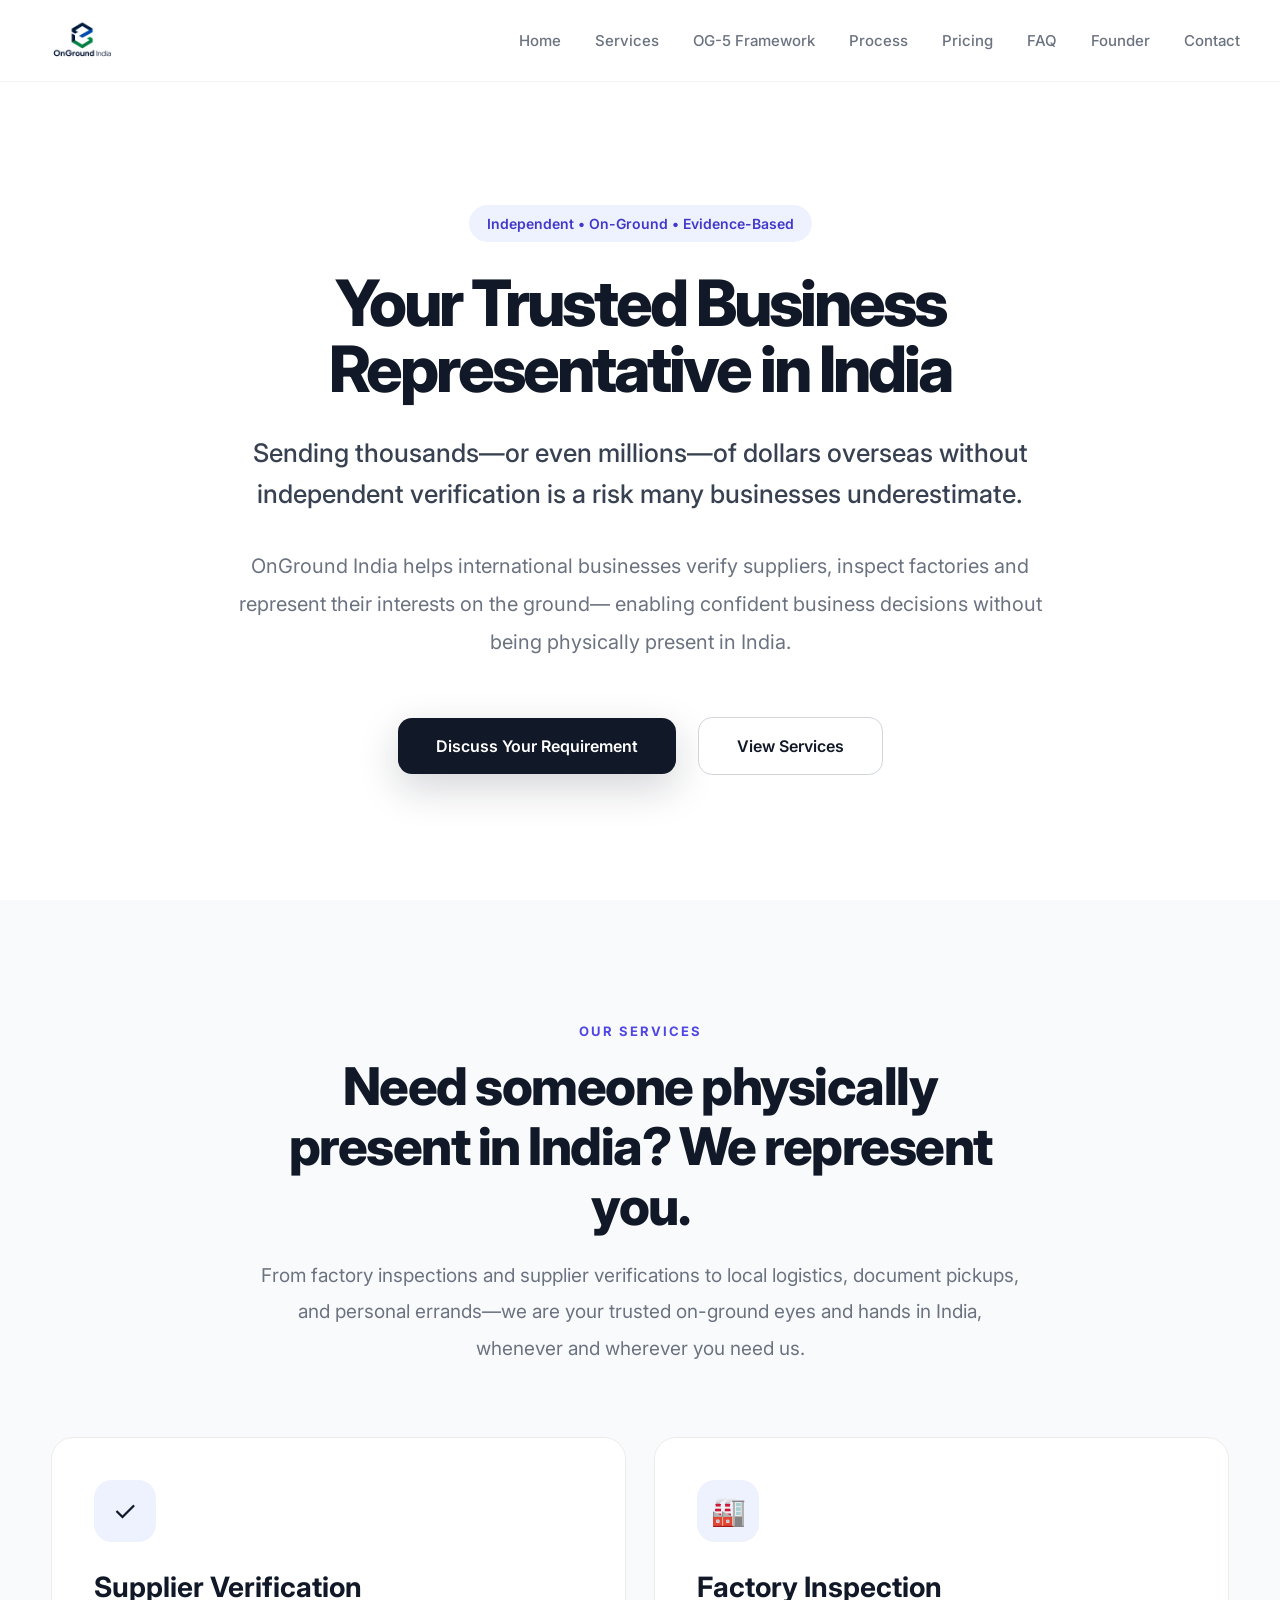
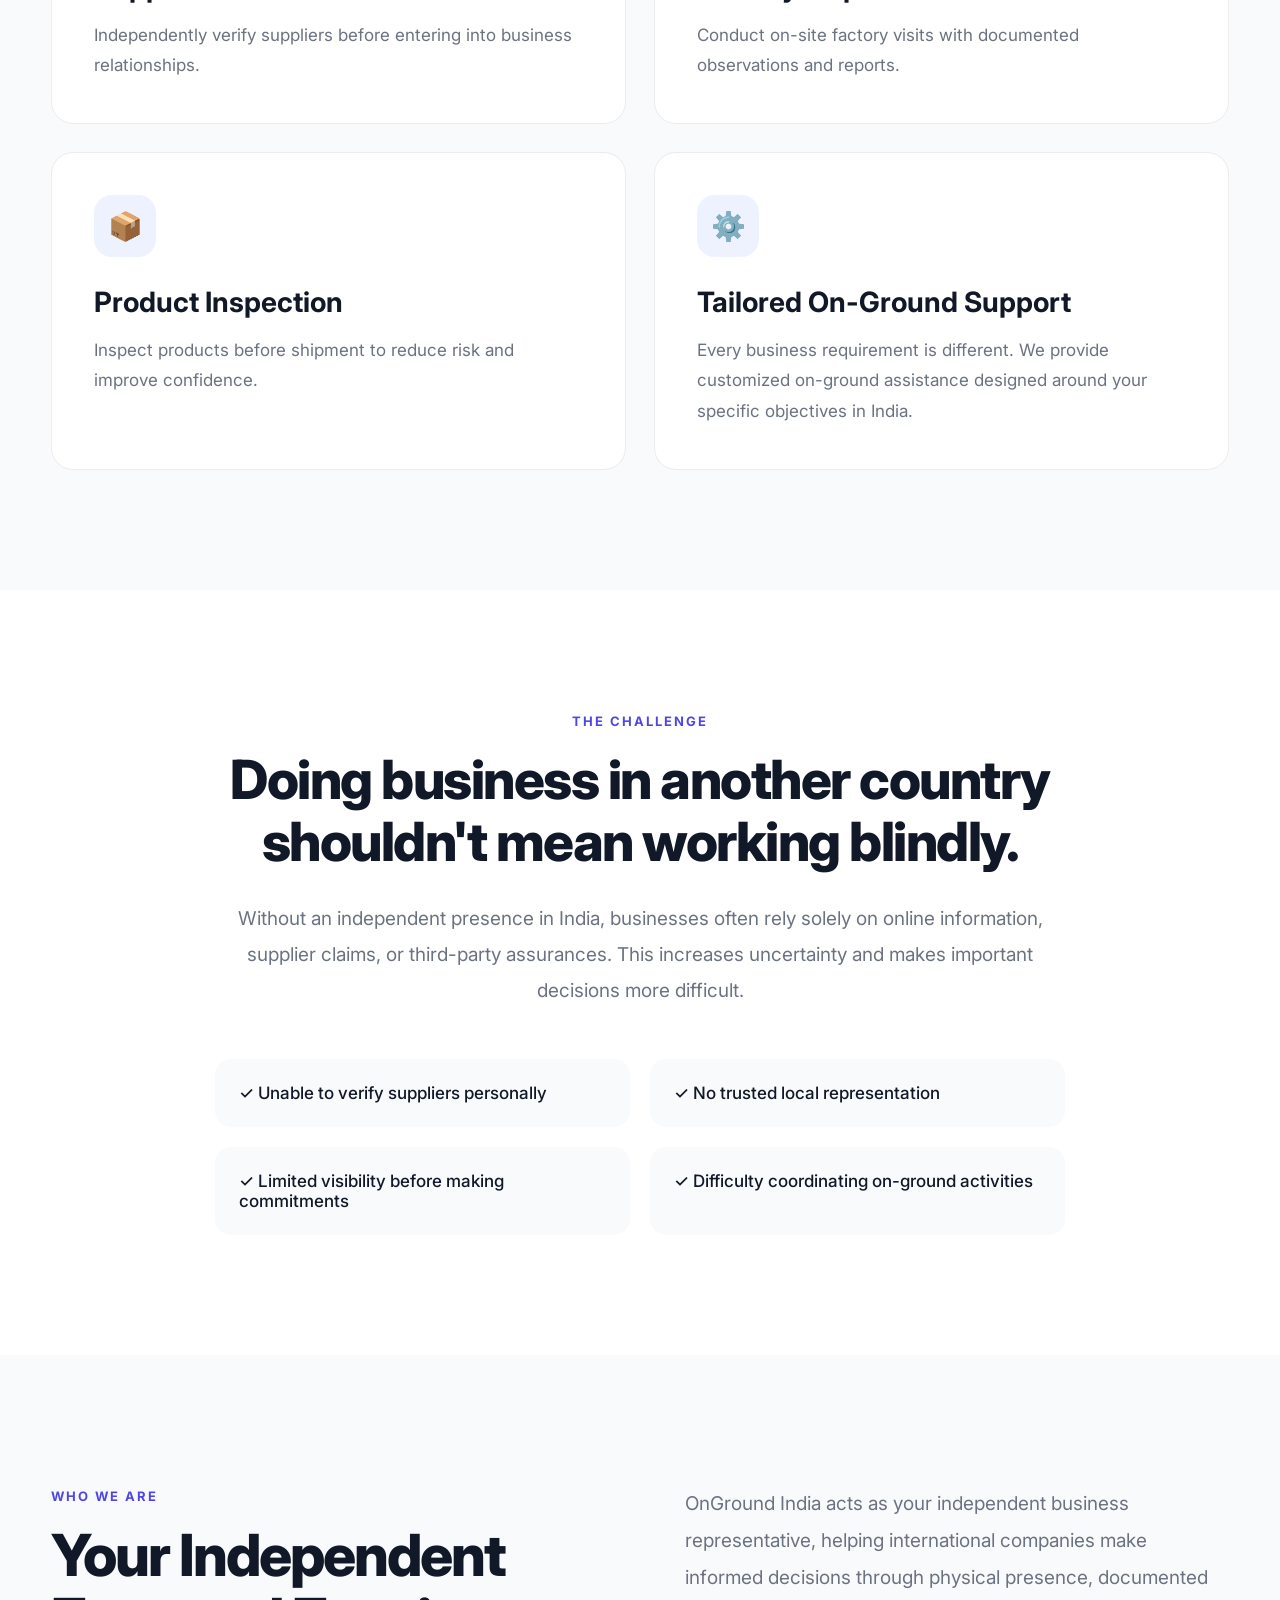
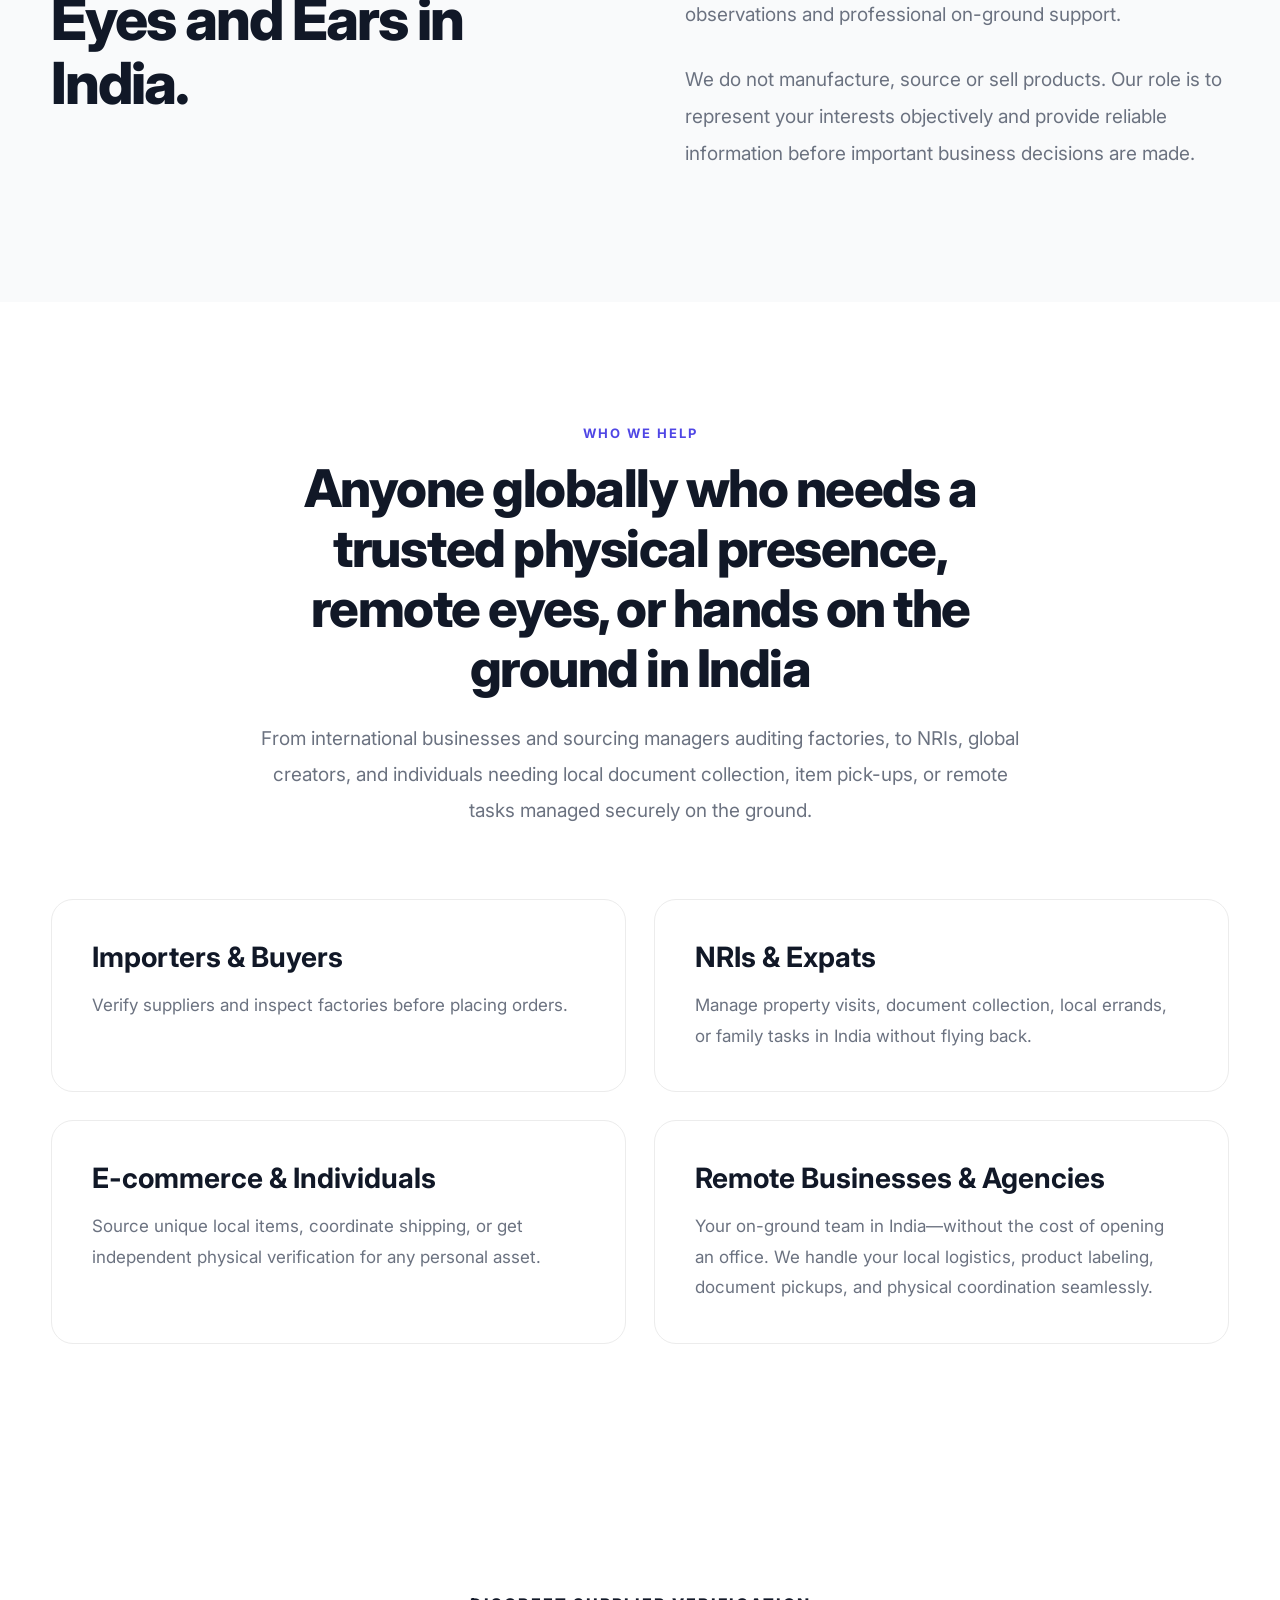
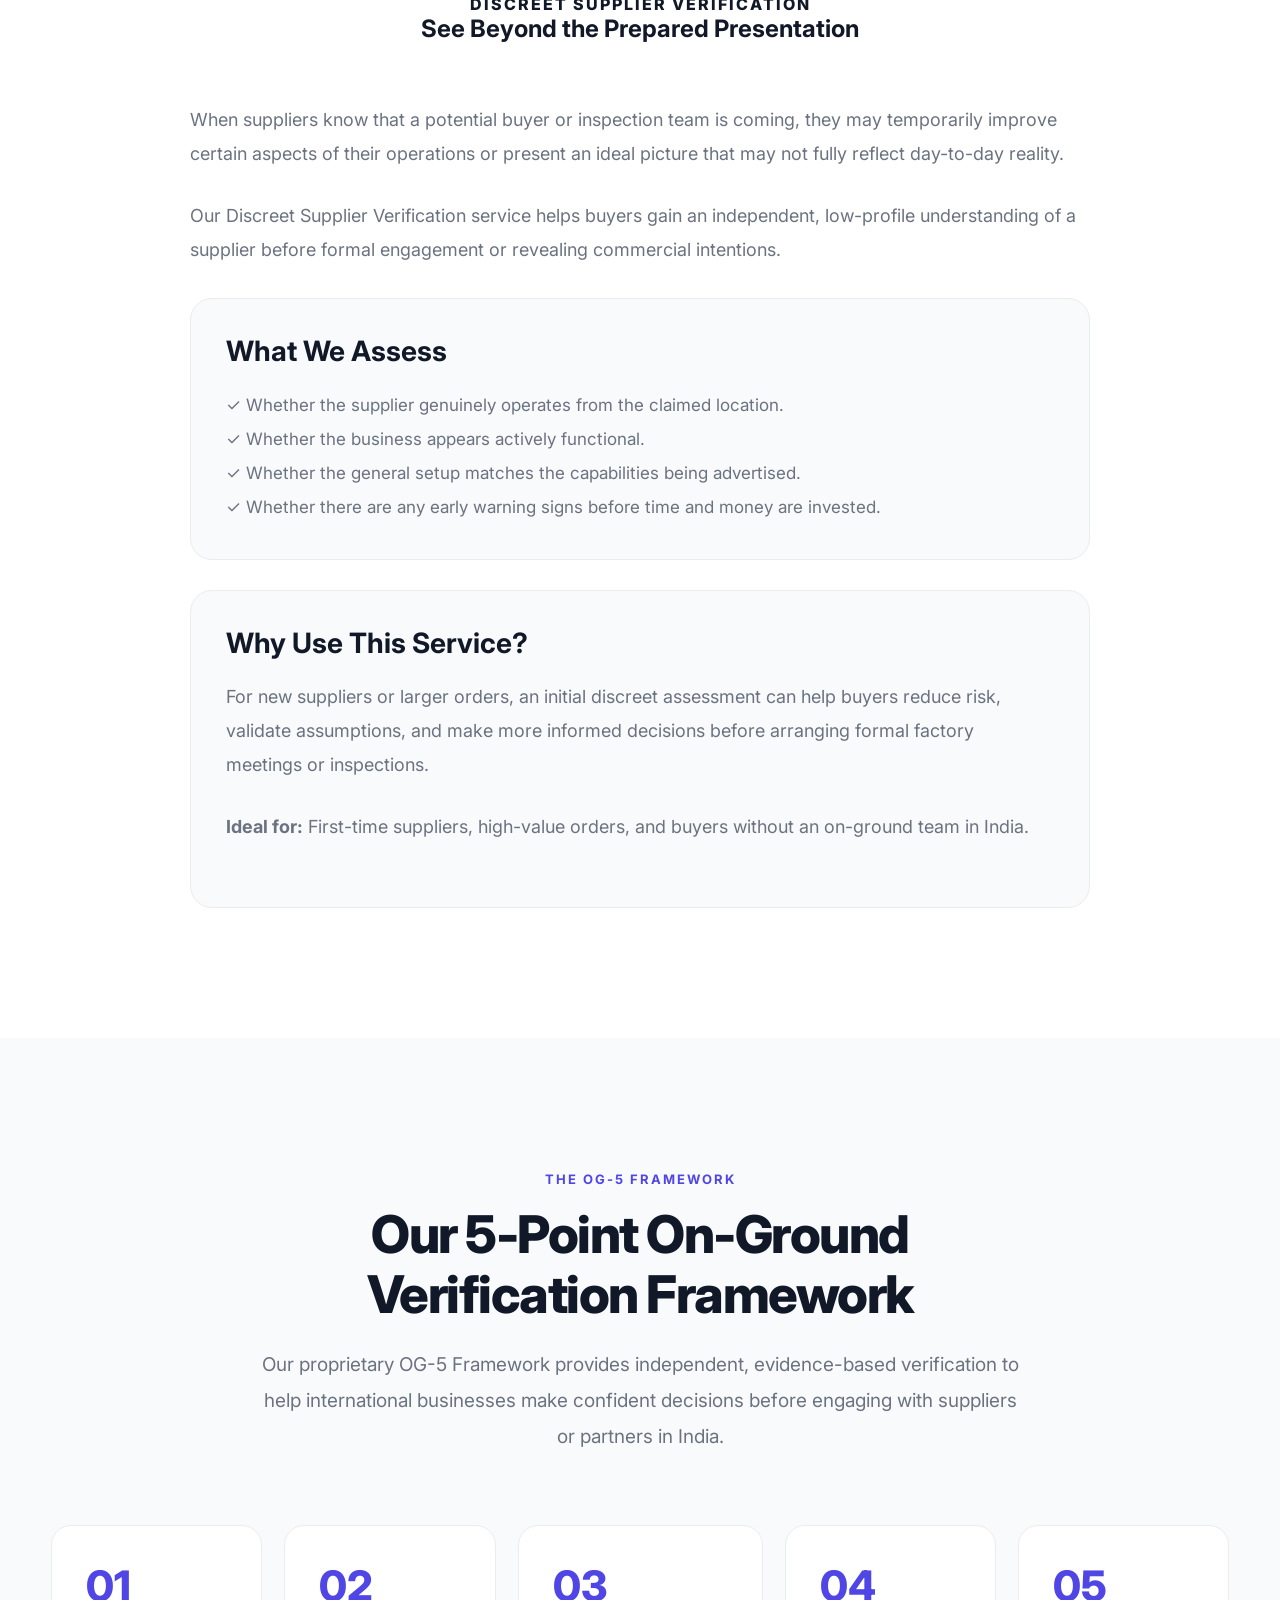
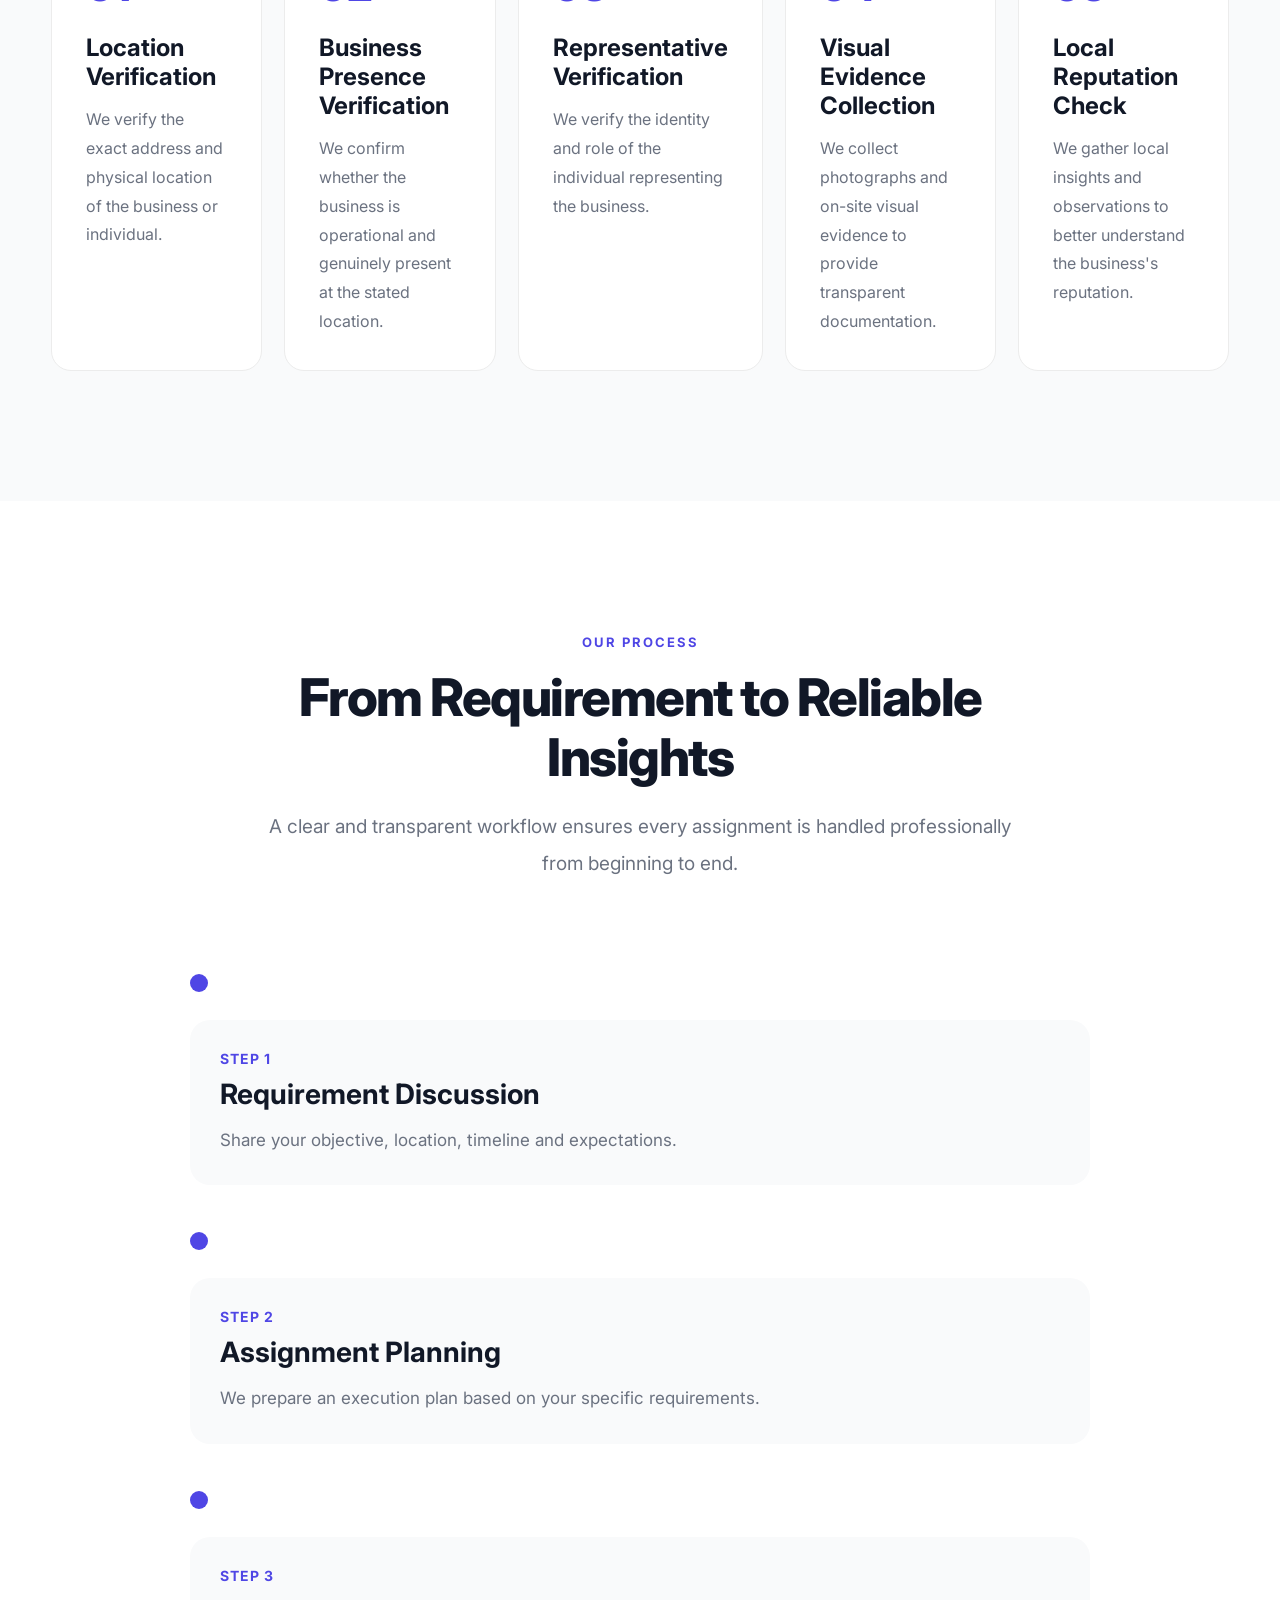
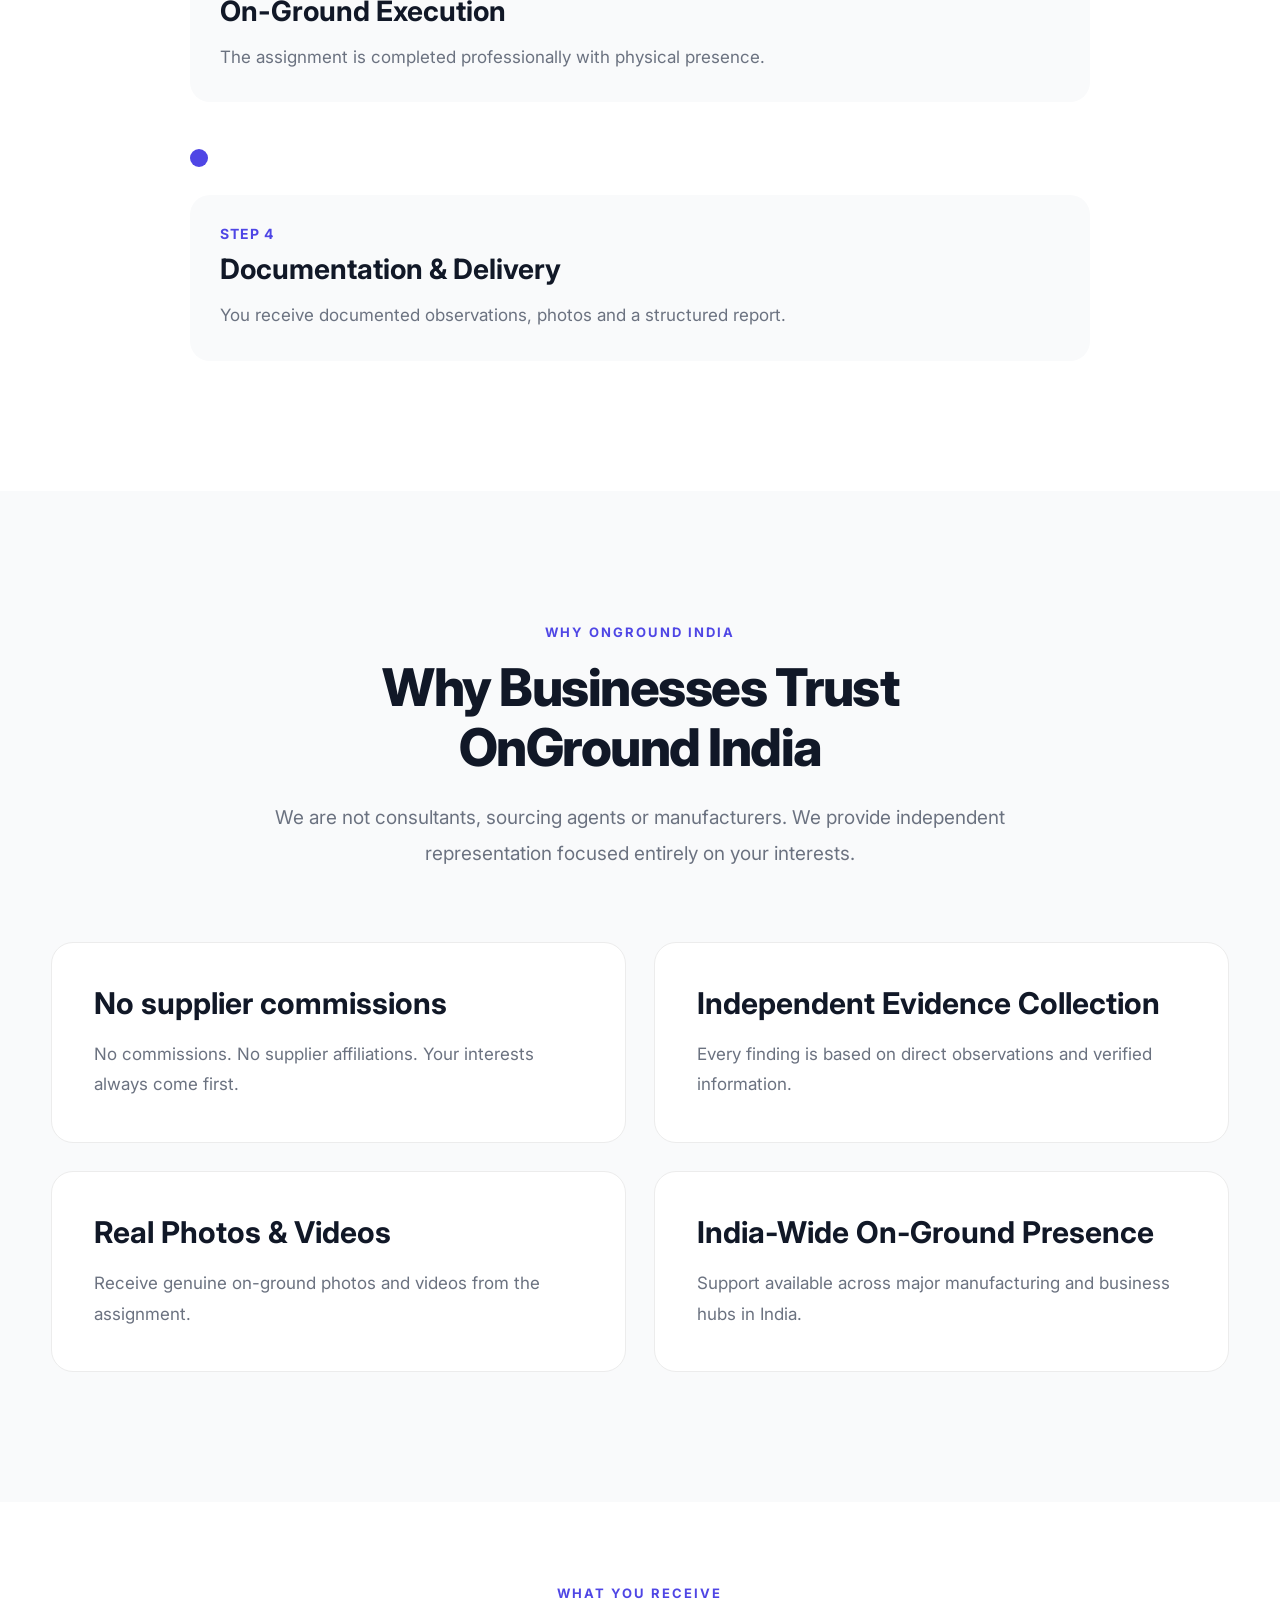
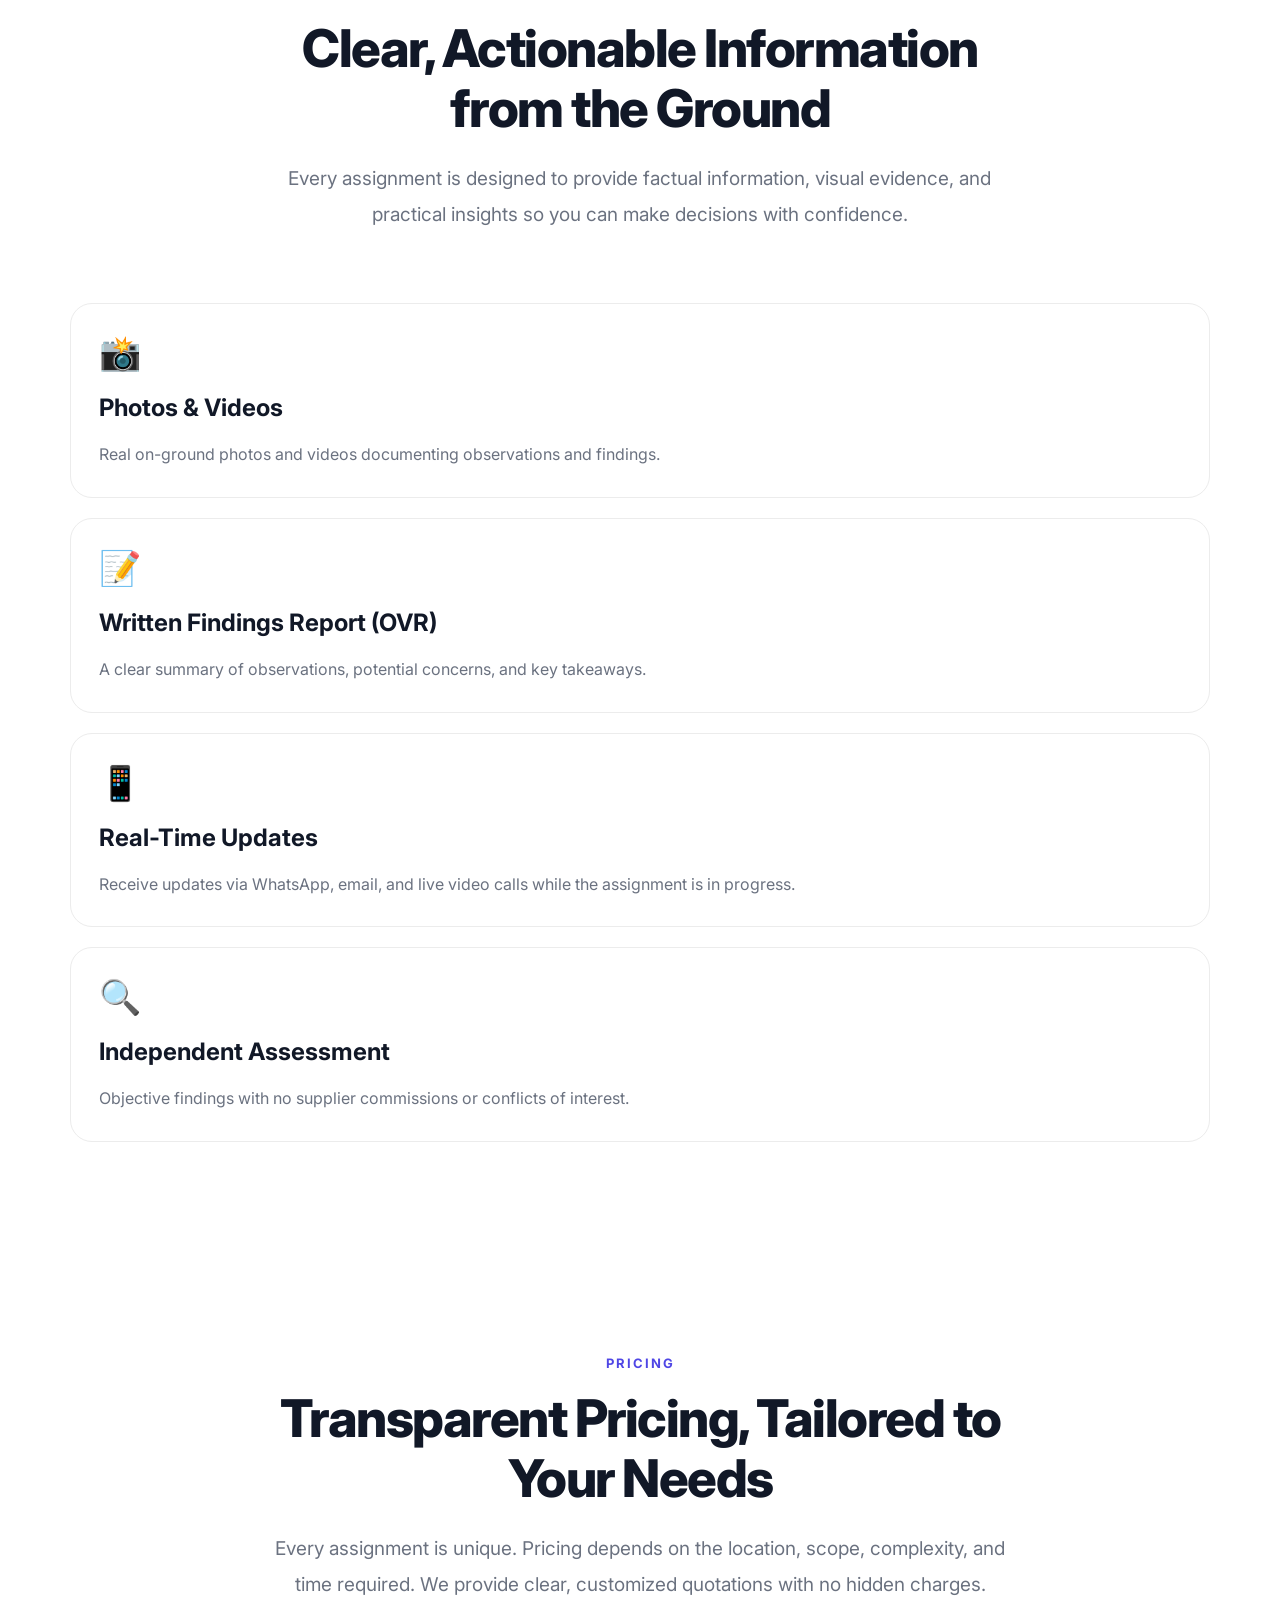
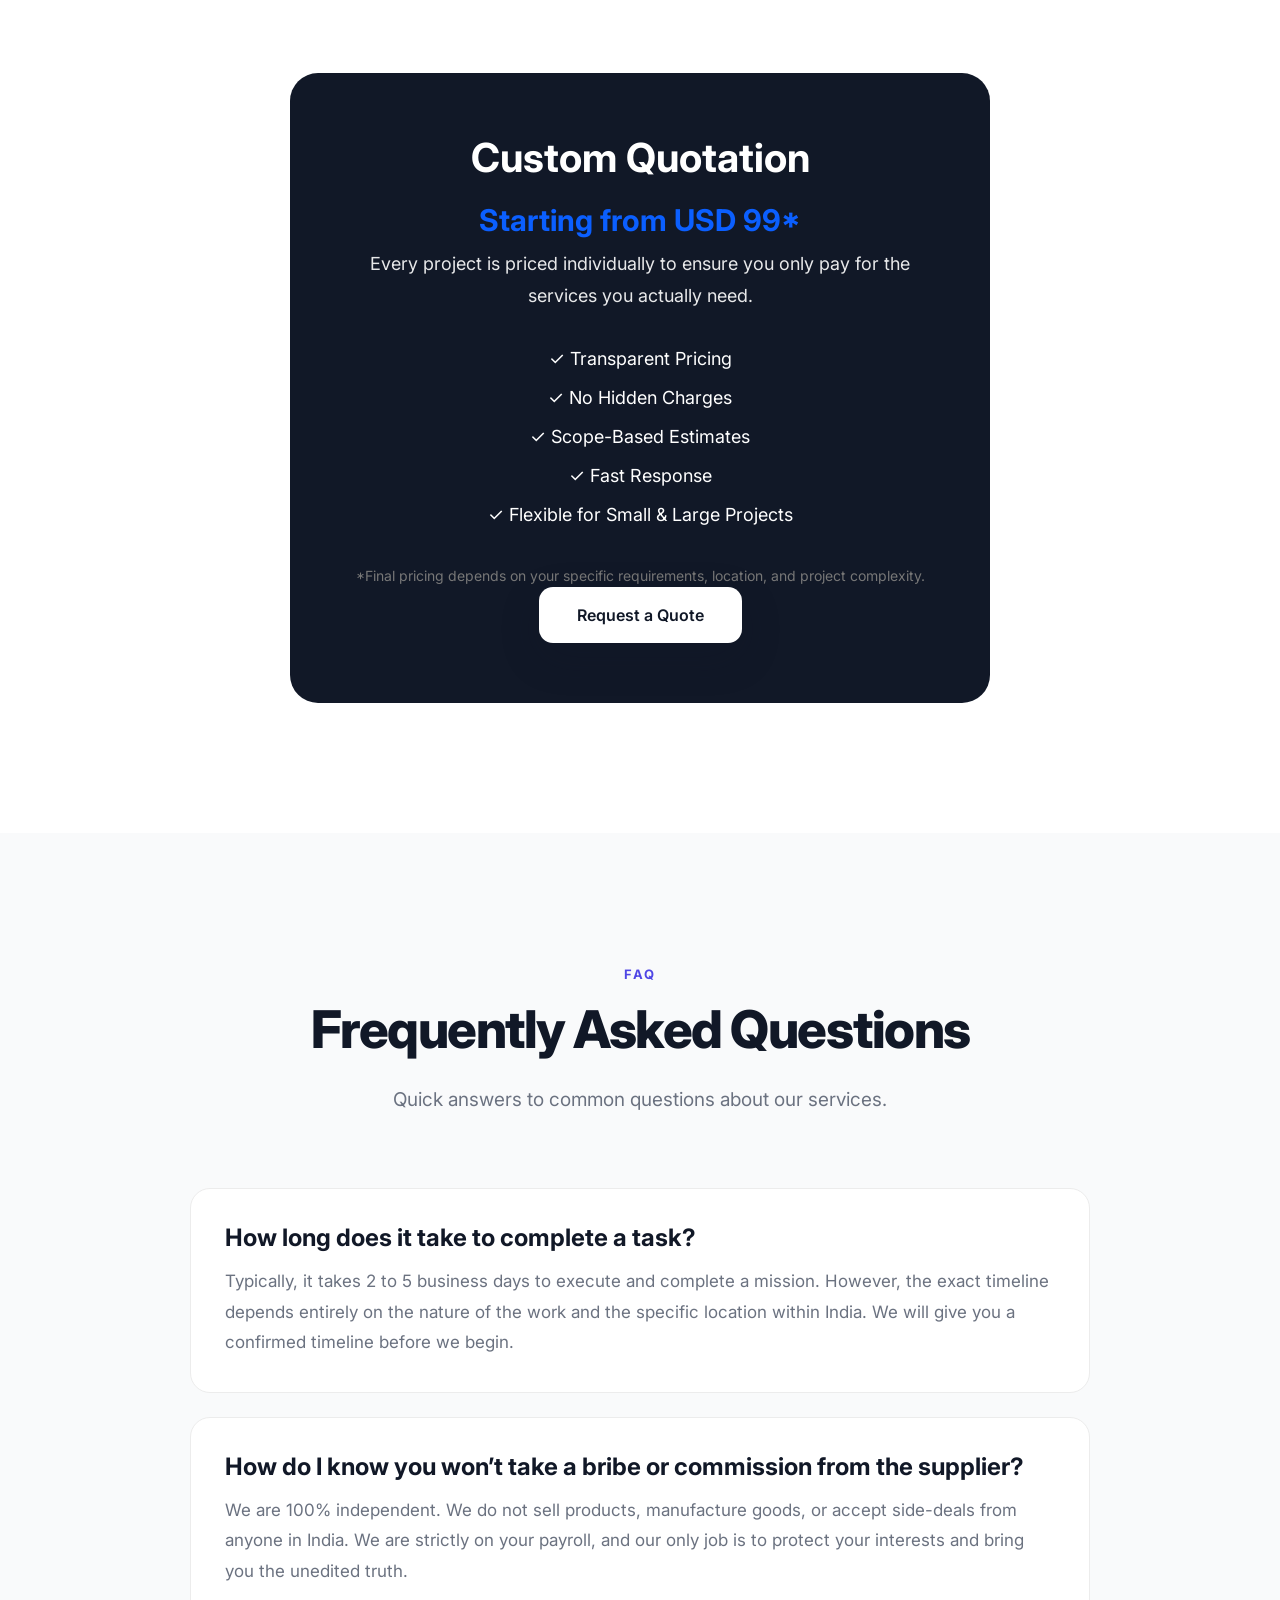
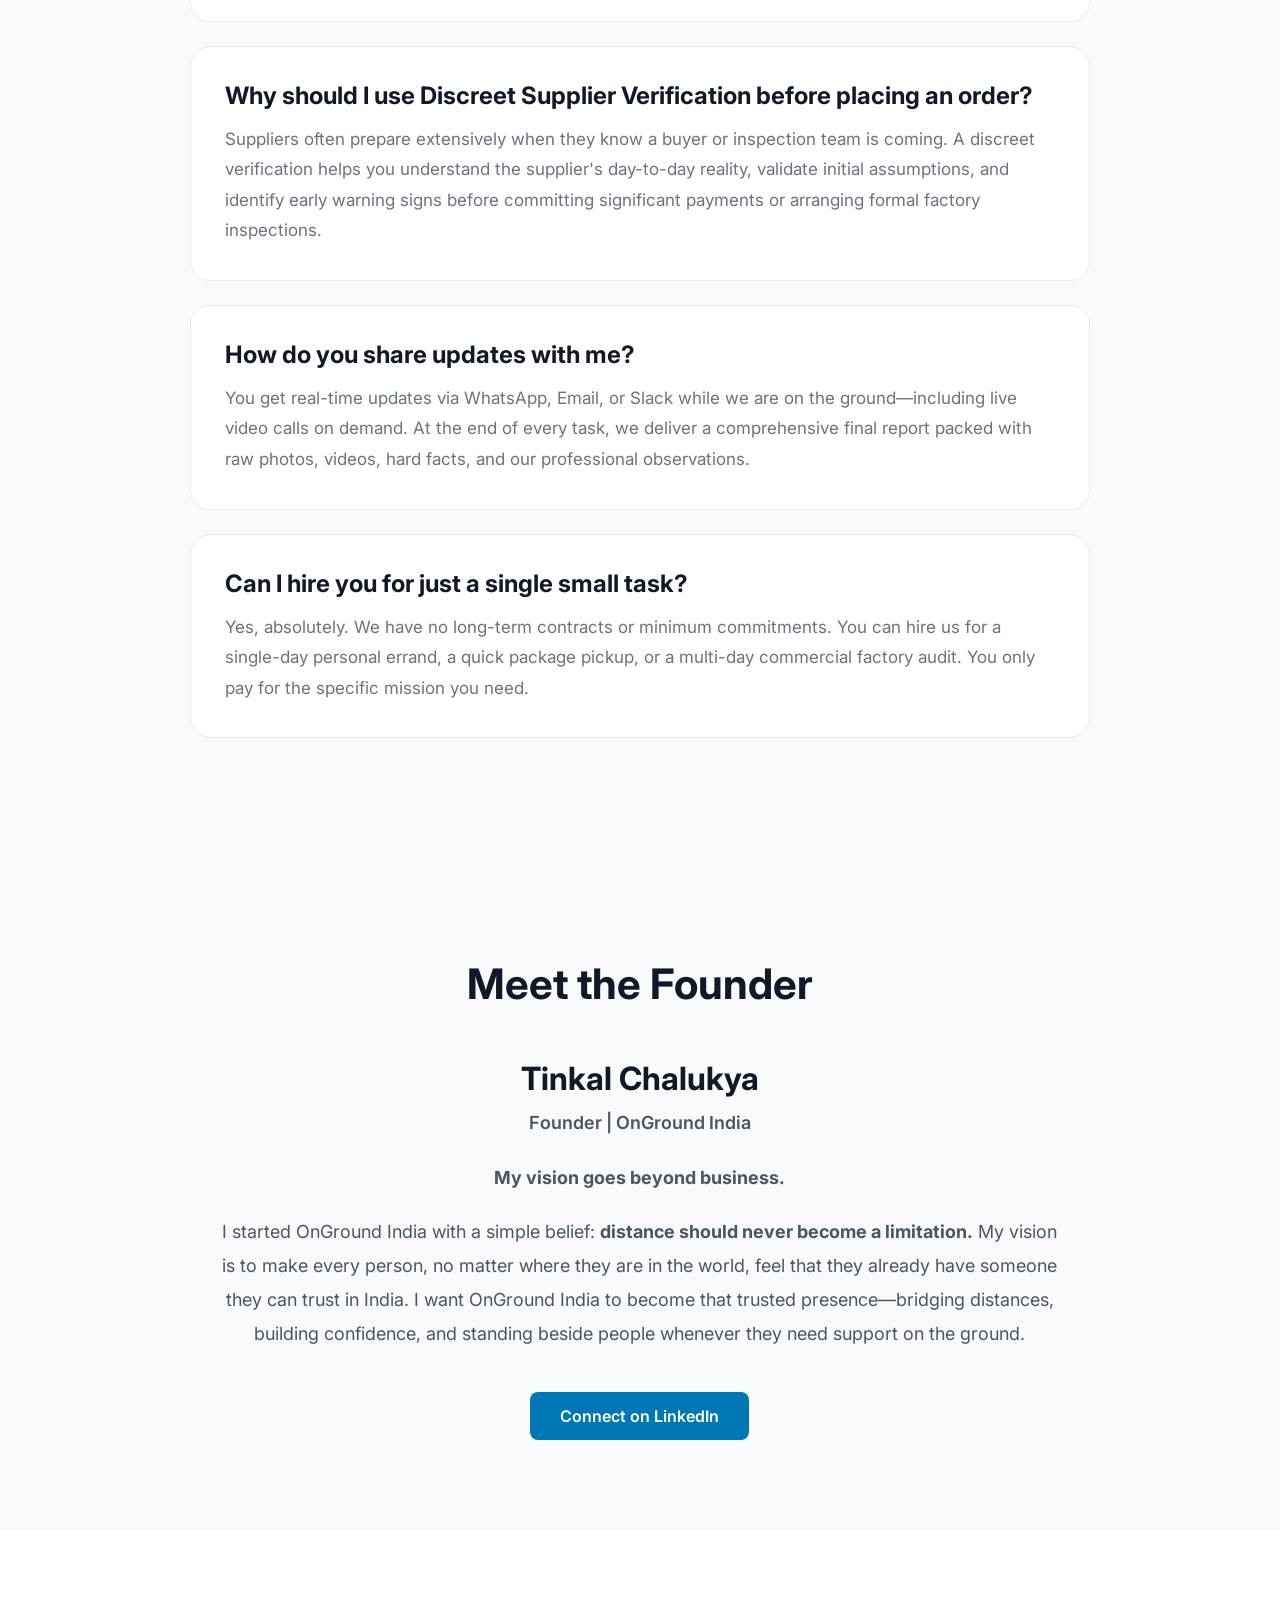
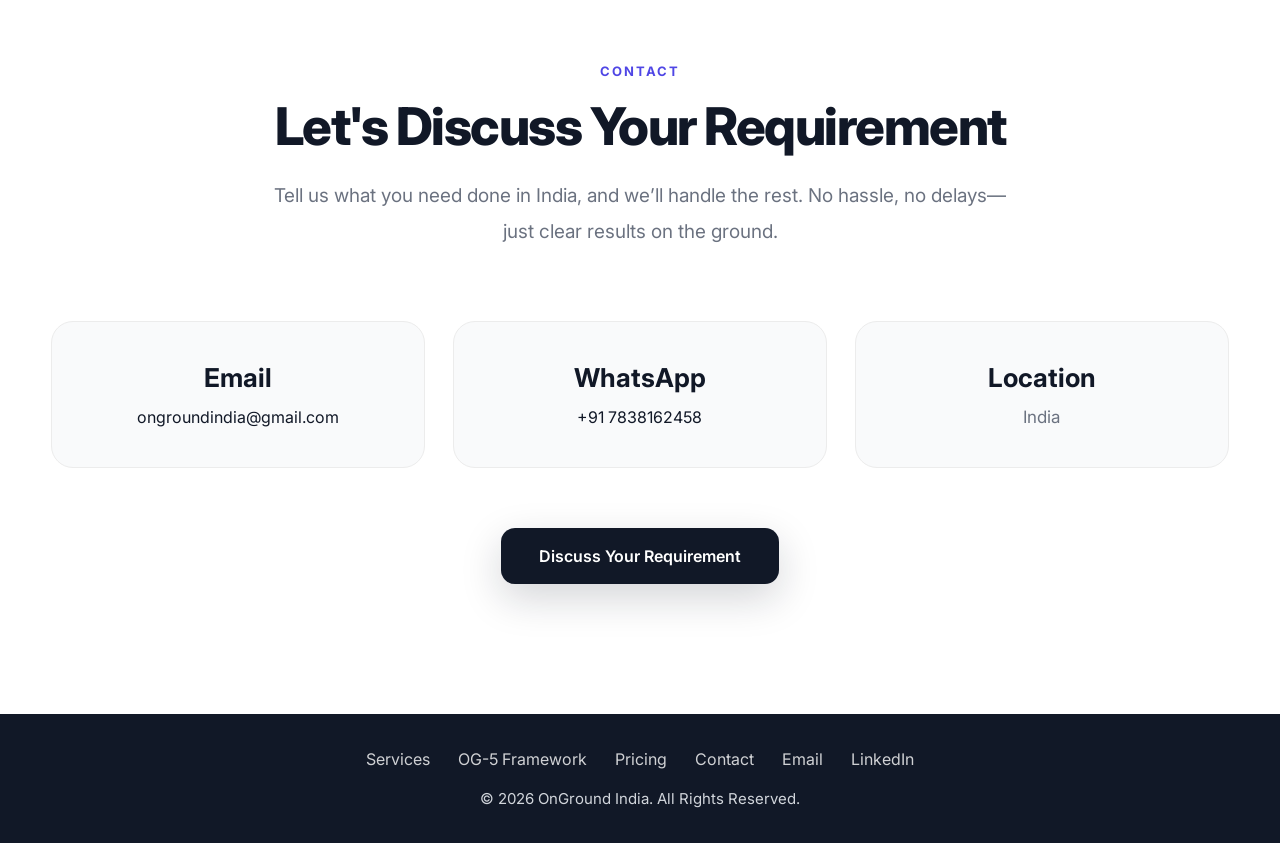
<file: index.html>
<!DOCTYPE html>
<html lang="en">

<head>
    <meta charset="UTF-8">
    <meta http-equiv="X-UA-Compatible" content="IE=edge">
    <meta name="viewport" content="width=device-width, initial-scale=1.0">

    <title>OnGround India | Your Trusted Presence in India for Verification, Inspections & On-Ground Support</title>

    <meta name="description"
        content="OnGround India is your trusted on-ground presence in India, helping businesses and individuals with supplier verification, factory inspections, business representation, local verification and customized on-ground support across India.">

    <link rel="preconnect" href="https://fonts.googleapis.com">
    <link rel="preconnect" href="https://fonts.gstatic.com" crossorigin>

    <link href="https://fonts.googleapis.com/css2?family=Inter:wght@300;400;500;600;700;800&display=swap"
        rel="stylesheet">

    <link rel="stylesheet" href="style.css">
    <link rel="icon" type="image/png" sizes="32x32" href="assets/icons/favicon-32.png">
<link rel="icon" type="image/png" sizes="16x16" href="assets/icons/favicon-16.png">
<link rel="apple-touch-icon" href="assets/icons/favicon-180.png">
    <!-- Open Graph -->
<meta property="og:type" content="website">
<meta property="og:title" content="OnGround India | Your Trusted Presence in India">
<meta property="og:description"
    content="OnGround India helps businesses and individuals with supplier verification, factory inspections, business representation, local verification, and trusted on-ground support across India.">
<meta property="og:url" content="https://ongroundindia.online/">
<meta property="og:image" content="https://ongroundindia.online/assets/images/logo.png">

<!-- Twitter -->
<meta name="twitter:card" content="summary_large_image">
<meta name="twitter:title" content="OnGround India | Your Trusted Presence in India">
<meta name="twitter:description"
    content="Trusted on-ground support in India for businesses and individuals. Supplier verification, inspections, representation and more.">
<meta name="twitter:image" content="https://ongroundindia.online/assets/images/logo.png">
<script type="application/ld+json">
{
  "@context":"https://schema.org",
  "@type":"Organization",
  "name":"OnGround India",
  "url":"https://ongroundindia.online/",
  "logo":"https://ongroundindia.online/assets/images/logo.png",
  "description":"OnGround India is your trusted on-ground presence in India, helping businesses and individuals with supplier verification, factory inspections, business representation, local verification, and customized on-ground support across India.",
  "founder":{
    "@type":"Person",
    "name":"Tinkal Chalukya",
    "url":"https://www.linkedin.com/in/tinkal-chalukya/"
  },
  "sameAs":[
    "https://www.linkedin.com/in/tinkal-chalukya/"
  ]
}
</script>
<link rel="canonical" href="https://ongroundindia.online/">

<meta name="theme-color" content="#0B5FFF">

<meta name="author" content="Tinkal Chalukya">

<meta name="keywords" content="OnGround India, Supplier Verification India, Factory Inspection India, Business Representation India, Vendor Verification, On-Ground Support India">
<!-- Google tag (gtag.js) -->
<script async src="https://www.googletagmanager.com/gtag/js?id=G-R7DN3WXKT4"></script>
<script>
window.dataLayer = window.dataLayer || [];
function gtag(){dataLayer.push(arguments);}
gtag('js', new Date());

gtag('config', 'G-R7DN3WXKT4');
</script>
</head>

<body>

    <!-- ========================= -->
    <!-- NAVBAR -->
    <!-- ========================= -->

    <nav class="navbar">

        <div class="container nav-container">

            <div class="logo">
              <img src="assets/images/logo.png" alt="OnGround India">
            </div>

            <div class="nav-links">

                <a href="#home">Home</a>

                <a href="#services">Services</a>

                <a href="#framework">OG-5 Framework</a>

                <a href="#process">Process</a>

                <a href="#pricing">Pricing</a>

                <a href="#faq">FAQ</a>

                <a href="#founder">Founder</a>

                <a href="#contact">Contact</a>
                </div>

    <div class="menu-toggle">

        <span></span>

        <span></span>

        <span></span>

            </div>

        </div>

    </nav>

    <!-- ========================= -->
    <!-- HERO -->
    <!-- ========================= -->

    <header class="hero" id="home">

        <div class="container hero-content">

            <span class="hero-badge">

                Independent • On-Ground • Evidence-Based

            </span>

            <h1>

                Your Trusted Business Representative in India

            </h1>

            <p class="hero-line">

                Sending thousands—or even millions—of dollars overseas without independent verification
                 is a risk many businesses underestimate.

            </p>

            <p class="hero-description">

                OnGround India helps international businesses verify suppliers,
                inspect factories and represent their interests on the ground—
                enabling confident business decisions without being physically
                present in India.

            </p>

            <div class="hero-buttons">

                <a href="#contact" class="btn-primary">

                    Discuss Your Requirement

                </a>

                <a href="#services" class="btn-secondary">

                    View Services

                </a>

            </div>

        </div>

    </header>

    <!-- ========================= -->
    <!-- SERVICES -->
    <!-- ========================= -->

    <section class="services" id="services">

    <div class="container">

        <div class="section-heading">

            <span>OUR SERVICES</span>

            <h2>
                Need someone physically present in India? We represent you.
            </h2>

            <p>
                From factory inspections and supplier verifications to local logistics, document pickups, and personal errands—we are your trusted on-ground eyes and hands in India, whenever and wherever you need us.
            </p>

        </div>

        <div class="services-grid">

            <div class="service-card">

                <div class="service-icon">✓</div>

                <h3>Supplier Verification</h3>

                <p>
                    Independently verify suppliers before entering into business relationships.
                </p>

            </div>

            <div class="service-card">

                <div class="service-icon">🏭</div>

                <h3>Factory Inspection</h3>

                <p>
                    Conduct on-site factory visits with documented observations and reports.
                </p>

            </div>

            <div class="service-card">

                <div class="service-icon">📦</div>

                <h3>Product Inspection</h3>

                <p>
                    Inspect products before shipment to reduce risk and improve confidence.
                </p>

            </div>

            <div class="service-card">

    <div class="service-icon">⚙️</div>

    <h3>Tailored On-Ground Support</h3>

    <p>
        Every business requirement is different. We provide customized on-ground assistance designed around your specific objectives in India.
    </p>

</div>

        </div>

    </div>

</section>

    <!-- ========================= -->
    <!-- PROBLEM -->
    <!-- ========================= -->

    <section class="problem" id="problem">

    <div class="container">

        <div class="problem-content">

            <span>THE CHALLENGE</span>

            <h2>
                Doing business in another country shouldn't mean working blindly.
            </h2>

            <p>
                Without an independent presence in India, businesses often rely solely on online information, supplier claims, or third-party assurances. This increases uncertainty and makes important decisions more difficult.
            </p>

            <div class="problem-points">

                <div>✓ Unable to verify suppliers personally</div>

                <div>✓ No trusted local representation</div>

                <div>✓ Limited visibility before making commitments</div>

                <div>✓ Difficulty coordinating on-ground activities</div>

            </div>

        </div>

    </div>

</section>

    <!-- ========================= -->
    <!-- WHO WE ARE -->
    <!-- ========================= -->

<section class="about" id="about">

    <div class="container">

        <div class="about-grid">

            <div class="about-left">

                <span>WHO WE ARE</span>

                <h2>
                    Your Independent Eyes and Ears in India.
                </h2>

            </div>

            <div class="about-right">

                <p>
                    OnGround India acts as your independent business representative, helping international companies make informed decisions through physical presence, documented observations and professional on-ground support.
                </p>

                <p>
                    We do not manufacture, source or sell products. Our role is to represent your interests objectively and provide reliable information before important business decisions are made.
                </p>

            </div>

        </div>

    </div>

</section>

    <!-- ========================= -->
    <!-- WHO WE HELP -->
    <!-- ========================= -->

  <section class="who" id="who">

    <div class="container">

        <div class="section-heading">

            <span>WHO WE HELP</span>

            <h2>Anyone globally who needs a trusted physical presence, remote eyes, or hands on the ground in India</h2>

            <p>
                From international businesses and sourcing managers auditing factories, to NRIs, global creators, and individuals needing local document collection, item pick-ups, or remote tasks managed securely on the ground.
            </p>

        </div>

        <div class="who-grid">

            <div class="who-card">
                <h3>Importers & Buyers</h3>
                <p>Verify suppliers and inspect factories before placing orders.</p>
            </div>

            <div class="who-card">
                <h3>NRIs & Expats</h3>
                <p>Manage property visits, document collection, local errands, or family tasks in India without flying back.</p>
            </div>

            <div class="who-card">
                <h3>E-commerce & Individuals</h3>
                <p>Source unique local items, coordinate shipping, or get independent physical verification for any personal asset.</p>
            </div>

            <div class="who-card">
                <h3>Remote Businesses & Agencies</h3>
                <p>Your on-ground team in India—without the cost of opening an office. We handle your local logistics, product labeling, document pickups, and physical coordination seamlessly.</p>
            </div>

        </div>

    </div>

</section>

<!-- ====================== -->
<!-- DISCREET VERIFICATION -->
<!-- ====================== -->

<section class="discreet-verification" id="discreet-verification">

    <div class="container">

        <div class="section-title">
            <span>DISCREET SUPPLIER VERIFICATION</span>
            <h2>See Beyond the Prepared Presentation</h2>
        </div>

        <div class="verification-content">

            <p>
                When suppliers know that a potential buyer or inspection team is coming,
                they may temporarily improve certain aspects of their operations or present
                an ideal picture that may not fully reflect day-to-day reality.
            </p>

            <p>
                Our Discreet Supplier Verification service helps buyers gain an independent,
                low-profile understanding of a supplier before formal engagement or revealing
                commercial intentions.
            </p>

            <div class="verification-box">

                <h3>What We Assess</h3>

                <ul>
                    <li>✓ Whether the supplier genuinely operates from the claimed location.</li>
                    <li>✓ Whether the business appears actively functional.</li>
                    <li>✓ Whether the general setup matches the capabilities being advertised.</li>
                    <li>✓ Whether there are any early warning signs before time and money are invested.</li>
                </ul>

            </div>

            <div class="verification-box">

                <h3>Why Use This Service?</h3>

                <p>
                    For new suppliers or larger orders, an initial discreet assessment can
                    help buyers reduce risk, validate assumptions, and make more informed
                    decisions before arranging formal factory meetings or inspections.
                </p>

                <p>
                    <strong>Ideal for:</strong> First-time suppliers, high-value orders,
                    and buyers without an on-ground team in India.
                </p>

            </div>

        </div>

    </div>

</section>

    <!-- ========================= -->
    <!-- OG-5 -->
    <!-- ========================= -->

  <section class="framework" id="framework">

    <div class="container">

        <div class="section-heading">

            <span>THE OG-5 FRAMEWORK</span>

            <h2>Our 5-Point On-Ground Verification Framework</h2>

            <p>
                Our proprietary OG-5 Framework provides independent, evidence-based verification to help international businesses make confident decisions before engaging with suppliers or partners in India.
            </p>

        </div>

        <div class="framework-grid">

            <div class="framework-card">

                <div class="framework-number">01</div>

                <h3>Location Verification</h3>

                <p>
                    We verify the exact address and physical location of the business or individual.
                </p>

            </div>

            <div class="framework-card">

                <div class="framework-number">02</div>

                <h3>Business Presence Verification</h3>

                <p>
                    We confirm whether the business is operational and genuinely present at the stated location.
                </p>

            </div>

            <div class="framework-card">

                <div class="framework-number">03</div>

                <h3>Representative Verification</h3>

                <p>
                    We verify the identity and role of the individual representing the business.
                </p>

            </div>

            <div class="framework-card">

                <div class="framework-number">04</div>

                <h3>Visual Evidence Collection</h3>

                <p>
                    We collect photographs and on-site visual evidence to provide transparent documentation.
                </p>

            </div>

            <div class="framework-card">

                <div class="framework-number">05</div>

                <h3>Local Reputation Check</h3>

                <p>
                    We gather local insights and observations to better understand the business's reputation.
                </p>

            </div>

        </div>

    </div>

</section>

    <!-- ========================= -->
    <!-- PROCESS -->
    <!-- ========================= -->

  <section class="process" id="process">

    <div class="container">

        <div class="section-heading">

            <span>OUR PROCESS</span>

            <h2>From Requirement to Reliable Insights</h2>

            <p>
                A clear and transparent workflow ensures every assignment is handled professionally from beginning to end.
            </p>

        </div>

        <div class="timeline">

            <div class="timeline-item">

                <div class="timeline-dot"></div>

                <div class="timeline-content">

                    <h3>Step 1</h3>

                    <h4>Requirement Discussion</h4>

                    <p>Share your objective, location, timeline and expectations.</p>

                </div>

            </div>

            <div class="timeline-item">

                <div class="timeline-dot"></div>

                <div class="timeline-content">

                    <h3>Step 2</h3>

                    <h4>Assignment Planning</h4>

                    <p>We prepare an execution plan based on your specific requirements.</p>

                </div>

            </div>

            <div class="timeline-item">

                <div class="timeline-dot"></div>

                <div class="timeline-content">

                    <h3>Step 3</h3>

                    <h4>On-Ground Execution</h4>

                    <p>The assignment is completed professionally with physical presence.</p>

                </div>

            </div>

            <div class="timeline-item">

                <div class="timeline-dot"></div>

                <div class="timeline-content">

                    <h3>Step 4</h3>

                    <h4>Documentation & Delivery</h4>

                    <p>You receive documented observations, photos and a structured report.</p>

                </div>

            </div>

        </div>

    </div>

</section>

    <!-- ========================= -->
    <!-- WHY -->
    <!-- ========================= -->

  <section class="why" id="why">

    <div class="container">

        <div class="section-heading">

            <span>WHY ONGROUND INDIA</span>

            <h2>Why Businesses Trust OnGround India</h2>

            <p>
                We are not consultants, sourcing agents or manufacturers. We provide independent representation focused entirely on your interests.
            </p>

        </div>

        <div class="why-grid">

            <div class="why-card">

                <h3>No supplier commissions</h3>

                <p>No commissions. No supplier affiliations. Your interests always come first.</p>

            </div>

            <div class="why-card">

                <h3>Independent Evidence Collection</h3>

                <p>Every finding is based on direct observations and verified information.</p>

            </div>

            <div class="why-card">

                <h3>Real Photos & Videos</h3>

                <p>Receive genuine on-ground photos and videos from the assignment.</p>

            </div>

            <div class="why-card">

                <h3>India-Wide On-Ground Presence</h3>

                <p>Support available across major manufacturing and business hubs in India.</p>

            </div>

        </div>

    </div>

</section>

<!-- ====================== -->
<!-- WHAT YOU RECEIVE -->
<!-- ====================== -->

<section class="deliverables" id="deliverables">

    <div class="container">

        <div class="section-heading">

            <span>WHAT YOU RECEIVE</span>

            <h2>Clear, Actionable Information from the Ground</h2>

            <p>
                Every assignment is designed to provide factual information,
                visual evidence, and practical insights so you can make decisions
                with confidence.
            </p>

        </div>

        <div class="deliverables-grid">

            <div class="deliverable-card">
                <div class="deliverable-icon">📸</div>
                <h3>Photos & Videos</h3>
                <p>
                    Real on-ground photos and videos documenting observations and findings.
                </p>
            </div>

            <div class="deliverable-card">
                <div class="deliverable-icon">📝</div>
                <h3>Written Findings Report (OVR)</h3>
                <p>
                    A clear summary of observations, potential concerns, and key takeaways.
                </p>
            </div>

            <div class="deliverable-card">
                <div class="deliverable-icon">📱</div>
                <h3>Real-Time Updates</h3>
                <p>
                    Receive updates via WhatsApp, email, and live video calls while the assignment is in progress.
                </p>
            </div>

            <div class="deliverable-card">
                <div class="deliverable-icon">🔍</div>
                <h3>Independent Assessment</h3>
                <p>
                    Objective findings with no supplier commissions or conflicts of interest.
                </p>
            </div>

        </div>

    </div>

</section>

    <!-- ========================= -->
    <!-- PRICING -->
    <!-- ========================= -->

  <section class="pricing" id="pricing">

    <div class="container">

        <div class="section-heading">

            <span>PRICING</span>

            <h2>Transparent Pricing, Tailored to Your Needs</h2>

            <p>
                Every assignment is unique. Pricing depends on the location, scope, complexity, and time required. We provide clear, customized quotations with no hidden charges.
            </p>

        </div>

        <div class="pricing-card">

            <h3>Custom Quotation</h3>

            <p class="pricing-start">
                Starting from <strong>USD 99*</strong>
            </p>

            <p class="pricing-text">
                Every project is priced individually to ensure you only pay for the services you actually need.
            </p>

            <ul>

                <li>✓ Transparent Pricing</li>

                <li>✓ No Hidden Charges</li>

                <li>✓ Scope-Based Estimates</li>

                <li>✓ Fast Response</li>

                <li>✓ Flexible for Small & Large Projects</li>

            </ul>

            <p class="pricing-note">
                *Final pricing depends on your specific requirements, location, and project complexity.
            </p>

            <a href="#contact" class="btn-primary">
                Request a Quote
            </a>

        </div>

    </div>

</section>

    <!-- ========================= -->
    <!-- FAQ -->
    <!-- ========================= -->

    <section class="faq" id="faq">

    <div class="container">

        <div class="section-heading">

            <span>FAQ</span>

            <h2>Frequently Asked Questions</h2>

            <p>
                Quick answers to common questions about our services.
            </p>

        </div>

        <div class="faq-list">

            <div class="faq-item">
                <h3>How long does it take to complete a task?</h3>
                <p>Typically, it takes 2 to 5 business days to execute and complete a mission. However, the exact timeline depends entirely on the nature of the work and the specific location within India. We will give you a confirmed timeline before we begin.</p>
            </div>

            <div class="faq-item">
                <h3>How do I know you won’t take a bribe or commission from the supplier?</h3>
                <p>We are 100% independent. We do not sell products, manufacture goods, or accept side-deals from anyone in India. We are strictly on your payroll, and our only job is to protect your interests and bring you the unedited truth.</p>
            </div>

            <div class="faq-item">
                 <h3>Why should I use Discreet Supplier Verification before placing an order?</h3>
                 <p>Suppliers often prepare extensively when they know a buyer or inspection team is coming. A discreet verification helps you understand the supplier's day-to-day reality, validate initial assumptions, and identify early warning signs before committing significant payments or arranging formal factory inspections.</p>
            </div>

            <div class="faq-item">
                <h3>How do you share updates with me?</h3>
                <p>You get real-time updates via WhatsApp, Email, or Slack while we are on the ground—including live video calls on demand. At the end of every task, we deliver a comprehensive final report packed with raw photos, videos, hard facts, and our professional observations.</p>
            </div>

            <div class="faq-item">
                <h3>Can I hire you for just a single small task?</h3>
                <p>Yes, absolutely. We have no long-term contracts or minimum commitments. You can hire us for a single-day personal errand, a quick package pickup, or a multi-day commercial factory audit. You only pay for the specific mission you need.</p>
            </div>

        </div>

    </div>

</section>

<!-- ========================= -->
<!-- MEET THE FOUNDER -->
<!-- ========================= -->

<section id="founder" class="founder">

    <div class="container">

        <h2>Meet the Founder</h2>

        <div class="founder-content">

            <h3>Tinkal Chalukya</h3>

            <p class="founder-role">
                Founder | OnGround India
            </p>

            <p class="founder-highlight">
                <strong>My vision goes beyond business.</strong>
            </p>

            <p>
                I started OnGround India with a simple belief:
                <strong>distance should never become a limitation.</strong>
                My vision is to make every person, no matter where they are in the world,
                feel that they already have someone they can trust in India.
                I want OnGround India to become that trusted presence—bridging distances,
                building confidence, and standing beside people whenever they need support
                on the ground.
            </p>

            <a href="https://www.linkedin.com/in/tinkal-chalukya/" target="_blank" class="linkedin-btn">
                Connect on LinkedIn
            </a>

        </div>

    </div>

</section>
    <!-- ========================= -->
    <!-- CONTACT -->
    <!-- ========================= -->

    <section class="contact" id="contact">

<div class="container">

<div class="section-heading">

<span>CONTACT</span>

<h2>Let's Discuss Your Requirement</h2>

<p>
Tell us what you need done in India, and we’ll handle the rest. No hassle, no delays—just clear results on the ground.
</p>

</div>

<div class="contact-grid">

<div class="contact-card">

<h3>Email</h3>

<a href="mailto:ongroundindia@gmail.com">
    ongroundindia@gmail.com
</a>

</div>

<div class="contact-card">

<h3>WhatsApp</h3>

<a href="https://wa.me/917838162458" target="_blank">
    +91 7838162458
</a>

</div>

<div class="contact-card">

<h3>Location</h3>

<p>India</p>

</div>

</div>

<div class="contact-cta">

<a href="mailto:ongroundindia@gmail.com" class="btn-primary">

Discuss Your Requirement

</a>

</div>

</div>

</section>
<footer class="footer">

    <div class="container">

        <div class="footer-links">

            <a href="#services">Services</a>

            <a href="#framework">OG-5 Framework</a>

            <a href="#pricing">Pricing</a>

            <a href="#contact">Contact</a>

            <a href="mailto:ongroundindia@gmail.com">Email</a>

            <a href="https://www.linkedin.com/company/onground-india/" target="_blank">LinkedIn</a>

        </div>

        <p>

            © 2026 OnGround India. All Rights Reserved.

        </p>

    </div>

</footer>

<script src="script.js"></script>

</body>
</html>
</file>
<file: style.css>
/* ==========================================
   OnGround India
   Version 1.0
========================================== */

*{
margin:0;
padding:0;
box-sizing:border-box;
}

html{
scroll-behavior:smooth;
}

body{

font-family:'Inter',sans-serif;

background:#ffffff;

color:#111827;

overflow-x:hidden;

}

a{

text-decoration:none;

color:inherit;

}

img{

display:block;

max-width:100%;

}

.container{

width:min(1180px,92%);

margin:auto;

}

/* ==========================================
NAVBAR
========================================== */

.navbar{

position:fixed;

top:0;

left:0;

width:100%;

height:82px;

display:flex;

align-items:center;

background:rgba(255,255,255,.85);

backdrop-filter:blur(18px);

border-bottom:1px solid rgba(0,0,0,.05);

z-index:999;

}

.nav-container{
display:flex;
justify-content:space-between;
align-items:center;

width:100%;
max-width:1200px;
margin:0 auto;
}

.logo{

display:flex;

align-items:center;

}

.logo img{

height:56px;

width:auto;

display:block;

}

.nav-links{

display:flex;

gap:34px;

}

.nav-links a{

font-size:15px;

font-weight:500;

color:#6b7280;

transition:.25s;

}

.nav-links a:hover{

color:#111827;

}

/* ==========================================
HERO
========================================== */

.hero{

min-height:100vh;

display:flex;

align-items:center;

justify-content:center;

padding-top:80px;

}

.hero-content{

max-width:900px;

text-align:center;

}

.hero-badge{

display:inline-flex;

padding:10px 18px;

border-radius:999px;

background:#eef2ff;

color:#4338ca;

font-size:14px;

font-weight:600;

margin-bottom:28px;

}

.hero h1{

font-size: clamp(46px,5vw,68px);

font-weight:800;

line-height:1.02;

letter-spacing:-3px;

max-width:820px;

margin:auto;

margin-bottom:32px;

}

.hero-line{

font-size: clamp(24px,2vw,32px);

font-weight:500;

color:#374151;

line-height:1.6;

max-width:850px;

margin:auto;

}

.hero-description{

margin-top:32px;

font-size:20px;

line-height:1.9;

color:#6b7280;

max-width:820px;

margin-left:auto;

margin-right:auto;

}

.hero-buttons{

display:flex;

justify-content:center;

align-items:center;

gap:22px;

margin-top:56px;

flex-wrap:wrap;

}

.btn-primary{

background:#111827;

color:#fff;

padding:18px 38px;

border-radius:14px;

font-weight:600;

font-size:16px;

transition:.35s;

box-shadow:0 14px 40px rgba(17,24,39,.18);

}

.btn-primary:hover{

transform:translateY(-5px);

box-shadow:0 20px 55px rgba(17,24,39,.25);

}

.btn-secondary{

padding:18px 38px;

border-radius:14px;

border:1px solid #d1d5db;

font-weight:600;

font-size:16px;

background:#fff;

transition:.35s;

}

.btn-secondary:hover{

background:#f9fafb;

transform:translateY(-5px);

}/* ==========================================
SERVICES
========================================== */

.services{

padding:120px 0;

background:#f9fafb;

}

.section-heading{

text-align:center;

max-width:760px;

margin:0 auto 70px;

}

.section-heading span{

display:inline-block;

font-size:13px;

font-weight:700;

letter-spacing:2px;

text-transform:uppercase;

color:#4f46e5;

margin-bottom:18px;

}

.section-heading h2{

font-size:52px;

font-weight:800;

line-height:1.15;

letter-spacing:-1.5px;

margin-bottom:22px;

color:#111827;

}

.section-heading p{

font-size:19px;

line-height:1.9;

color:#6b7280;

}

.services-grid{

display:grid;

grid-template-columns:repeat(2,1fr);

gap:28px;

}

.service-card{

background:#ffffff;

padding:42px;

border-radius:22px;

border:1px solid #ececec;

transition:.35s;

}

.service-card:hover{

transform:translateY(-8px);

box-shadow:0 20px 60px rgba(17,24,39,.08);

}

.service-icon{

width:62px;

height:62px;

border-radius:18px;

background:#eef2ff;

display:flex;

align-items:center;

justify-content:center;

font-size:28px;

margin-bottom:28px;

}

.service-card h3{

font-size:28px;

margin-bottom:16px;

color:#111827;

}

.service-card p{

font-size:17px;

line-height:1.8;

color:#6b7280;

}/* ==========================================
PROBLEM
========================================== */

.problem{

padding:120px 0;

background:#ffffff;

}

.problem-content{

max-width:850px;

margin:auto;

text-align:center;

}

.problem-content span{

display:inline-block;

font-size:13px;

font-weight:700;

letter-spacing:2px;

text-transform:uppercase;

color:#4f46e5;

margin-bottom:20px;

}

.problem-content h2{

font-size:54px;

font-weight:800;

line-height:1.15;

letter-spacing:-1.5px;

margin-bottom:28px;

color:#111827;

}

.problem-content p{

font-size:19px;

line-height:1.9;

color:#6b7280;

margin-bottom:50px;

}

.problem-points{

display:grid;

grid-template-columns:repeat(2,1fr);

gap:20px;

text-align:left;

}

.problem-points div{

background:#f9fafb;

padding:24px;

border-radius:16px;

font-size:17px;

font-weight:500;

}/* ==========================================
ABOUT
========================================== */

.about{

padding:130px 0;

background:#f9fafb;

}

.about-grid{

display:grid;

grid-template-columns:1fr 1fr;

gap:90px;

align-items:start;

}

.about-left span{

display:inline-block;

font-size:13px;

font-weight:700;

letter-spacing:2px;

text-transform:uppercase;

color:#4f46e5;

margin-bottom:20px;

}

.about-left h2{

font-size:58px;

line-height:1.1;

font-weight:800;

letter-spacing:-2px;

color:#111827;

}

.about-right{

display:flex;

flex-direction:column;

gap:28px;

}

.about-right p{

font-size:19px;

line-height:1.95;

color:#6b7280;

}/* ==========================================
WHO WE HELP
========================================== */

.who{

padding:120px 0;

background:#fff;

}

.who-grid{

display:grid;

grid-template-columns:repeat(2,1fr);

gap:28px;

margin-top:70px;

}

.who-card{

padding:40px;

border:1px solid #ececec;

border-radius:22px;

transition:.3s;

background:#fff;

}

.who-card:hover{

transform:translateY(-8px);

box-shadow:0 20px 60px rgba(17,24,39,.08);

}

.who-card h3{

font-size:28px;

margin-bottom:16px;

color:#111827;

}

.who-card p{

font-size:17px;

line-height:1.8;

color:#6b7280;

}/* ==========================================
OG-5 FRAMEWORK
========================================== */

.framework{

padding:130px 0;

background:#f9fafb;

}

.framework-grid{

display:grid;

grid-template-columns:repeat(5,1fr);

gap:22px;

margin-top:70px;

}

.framework-card{

background:#fff;

padding:34px;

border-radius:20px;

border:1px solid #ececec;

transition:.3s;

}

.framework-card:hover{

transform:translateY(-8px);

box-shadow:0 18px 50px rgba(17,24,39,.08);

}

.framework-number{

font-size:42px;

font-weight:800;

color:#4f46e5;

margin-bottom:22px;

}

.framework-card h3{

font-size:24px;

margin-bottom:14px;

}

.framework-card p{

font-size:16px;

line-height:1.8;

color:#6b7280;

}/* ==========================================
PROCESS
========================================== */

.process{

padding:130px 0;

background:#fff;

}

.timeline{

max-width:900px;

margin:80px auto 0;

display:flex;

flex-direction:column;

gap:35px;

}

.timeline-item{

display:flex;

gap:28px;

align-items:flex-start;

}

.timeline-dot{

width:18px;

height:18px;

background:#4f46e5;

border-radius:50%;

margin-top:12px;

flex-shrink:0;

}

.timeline-content{

padding:30px;

background:#f9fafb;

border-radius:20px;

width:100%;

}

.timeline-content h3{

font-size:14px;

color:#4f46e5;

text-transform:uppercase;

letter-spacing:1px;

margin-bottom:10px;

}

.timeline-content h4{

font-size:28px;

margin-bottom:14px;

color:#111827;

}

.timeline-content p{

font-size:17px;

line-height:1.8;

color:#6b7280;

}/* ==========================================
WHY
========================================== */

.why{

padding:130px 0;

background:#f9fafb;

}

.why-grid{

display:grid;

grid-template-columns:repeat(2,1fr);

gap:28px;

margin-top:70px;

}

.why-card{

background:#fff;

padding:42px;

border-radius:22px;

border:1px solid #ececec;

transition:.35s;

}

.why-card:hover{

transform:translateY(-8px);

box-shadow:0 20px 60px rgba(17,24,39,.08);

}

.why-card h3{

font-size:30px;

margin-bottom:18px;

color:#111827;

}

.why-card p{

font-size:17px;

line-height:1.8;

color:#6b7280;

}/* ==========================================
PRICING
========================================== */

.pricing{

padding:130px 0;

background:#fff;

}

.pricing-card{

max-width:700px;

margin:70px auto 0;

background:#111827;

color:#fff;

padding:60px;

border-radius:28px;

text-align:center;

}

.pricing-card h3{

font-size:40px;

margin-bottom:20px;

}

.pricing-text{

font-size:18px;

line-height:1.8;

opacity:.9;

margin-bottom:35px;

}

.pricing-card ul{

list-style:none;

display:flex;

flex-direction:column;

gap:18px;

margin-bottom:40px;

font-size:18px;

}

.pricing-card .btn-primary{

display:inline-block;

background:#fff;

color:#111827;

}/* ==========================================
FAQ
========================================== */

.faq{

padding:130px 0;

background:#f9fafb;

}

.faq-list{

max-width:900px;

margin:70px auto 0;

display:flex;

flex-direction:column;

gap:24px;

}

.faq-item{

background:#fff;

padding:34px;

border-radius:20px;

border:1px solid #ececec;

}

.faq-item h3{

font-size:24px;

margin-bottom:14px;

color:#111827;

}

.faq-item p{

font-size:17px;

line-height:1.8;

color:#6b7280;

}/* ==========================================
CONTACT
========================================== */

.contact{

padding:130px 0;

background:#fff;

}

.contact-grid{

display:grid;

grid-template-columns:repeat(3,1fr);

gap:28px;

margin-top:70px;

}

.contact-card{

padding:40px;

border-radius:22px;

background:#f9fafb;

text-align:center;

border:1px solid #ececec;

}

.contact-card h3{

font-size:26px;

margin-bottom:14px;

}

.contact-card p{

font-size:17px;

color:#6b7280;

}

.contact-cta{

margin-top:60px;

display:flex;

justify-content:center;

}

/* ==========================================
FOOTER
========================================== */

.footer{

padding:35px 0;

background:#111827;

color:#fff;

text-align:center;

}

.footer p{

color:#d1d5db;

font-size:15px;

}/* ==========================================
RESPONSIVE
========================================== */

@media (max-width:1100px){
   .deliverables-grid{
    grid-template-columns:1fr;
}

.framework-grid{

grid-template-columns:repeat(3,1fr);

}

.hero h1{

font-size:60px;

}

.about-grid{

grid-template-columns:1fr;

gap:50px;

}

}

@media (max-width:900px){

.hero{

padding:140px 0 80px;

}

.hero h1{

font-size:48px;

}

.hero-line{

font-size:22px;

}

.section-heading h2{

font-size:40px;

}

.services-grid,
.who-grid,
.problem-points,
.contact-grid,
.why-grid{

grid-template-columns:1fr;

}

.framework-grid{

grid-template-columns:1fr 1fr;

}

}

@media (max-width:650px){

.hero h1{

font-size:38px;

}

.hero-line{

font-size:19px;

}

.hero-description{

font-size:17px;

}

.section-heading h2{

font-size:34px;

}

.framework-grid{

grid-template-columns:1fr;

}

.timeline-content h4{

font-size:22px;

}

.about-left h2{

font-size:42px;

}

.pricing-card{

padding:40px 28px;

}

.hero-buttons{

flex-direction:column;

}

.btn-primary,
.btn-secondary{

width:100%;

text-align:center;

}

}/* ===========================
MOBILE NAVIGATION
=========================== */

.menu-toggle{

display:none;

flex-direction:column;

gap:5px;

cursor:pointer;

}

.menu-toggle span{

width:28px;

height:3px;

background:#111827;

border-radius:5px;

transition:.3s;

}

@media(max-width:900px){

.menu-toggle{

display:flex;

}

.nav-links{
display:flex;

position:fixed;

top:82px;

left:-100%;

width:100%;

background:#fff;

flex-direction:column;

align-items:center;

padding:40px 0;

gap:24px;

transition:.35s;

box-shadow:0 20px 50px rgba(0,0,0,.08);

}

.nav-links.active{

left:0;

}

}
/* ========================= */
/* FOUNDER */
/* ========================= */

.founder{

padding:90px 20px;

background:#f8fafc;

}

.founder h2{

text-align:center;

font-size:42px;

margin-bottom:50px;

color:#111827;

}

.founder-content{

max-width:850px;

margin:auto;

text-align:center;

}

.founder-content h3{

font-size:32px;

margin-bottom:8px;

color:#111827;

}

.founder-role{

font-size:18px;

color:#2563eb;

font-weight:600;

margin-bottom:35px;

}

.founder-highlight{

font-size:24px;

font-weight:700;

color:#111827;

margin-bottom:25px;

}

.founder-content p{

font-size:18px;

line-height:1.9;

color:#4b5563;

margin-bottom:20px;

}

.linkedin-btn{

display:inline-block;

margin-top:20px;

padding:14px 30px;

background:#0077b5;

color:#fff;

text-decoration:none;

border-radius:8px;

font-weight:600;

transition:.3s;

}

.linkedin-btn:hover{

background:#005f8d;

transform:translateY(-2px);

}
/* ==========================================
DISCREET VERIFICATION
========================================== */

.discreet-verification{
    padding:130px 0;
    background:#ffffff;
}
.discreet-verification .section-title{
    text-align: center;
}

.discreet-verification .section-title span{
    display: block;
    text-align: center;
    font-weight: 800;
    letter-spacing: 2px;
    text-transform: uppercase;
}

.discreet-verification .section-title h2{
    text-align: center;
}

.verification-content{
    max-width:900px;
    margin:60px auto 0;
}

.verification-content p{
    font-size:18px;
    line-height:1.9;
    color:#6b7280;
    margin-bottom:28px;
}

.verification-box{
    background:#f9fafb;
    border:1px solid #ececec;
    border-radius:22px;
    padding:35px;
    margin-top:30px;
}

.verification-box h3{
    font-size:28px;
    color:#111827;
    margin-bottom:20px;
}

.verification-box ul{
    list-style:none;
    padding:0;
    margin:0;
}

.verification-box li{
    font-size:17px;
    line-height:2;
    color:#6b7280;
}
/* ==========================================
WHAT YOU RECEIVE
========================================== */

.deliverables{
    padding:130px 0;
    background:#ffffff;
}

.deliverables-grid{
    display:grid;
    grid-template-columns:repeat(2,1fr);
    gap:28px;
    margin-top:70px;
}

.deliverable-card{
    background:#fff;
    padding:42px;
    border-radius:22px;
    border:1px solid #ececec;
    transition:.35s;
}

.deliverable-card:hover{
    transform:translateY(-8px);
    box-shadow:0 20px 60px rgba(17,24,39,.08);
}

.deliverable-icon{
    font-size:34px;
    margin-bottom:20px;
}

.deliverable-card h3{
    font-size:30px;
    margin-bottom:18px;
    color:#111827;
}

.deliverable-card p{
    font-size:17px;
    line-height:1.8;
    color:#6b7280;
}
html,
body {
    overflow-x: hidden;
}

* {
    box-sizing: border-box;
}

img {
    max-width: 100%;
    height: auto;
}

.timeline-item {
    flex-wrap: wrap;
}

.contact-card {
    overflow-wrap: break-word;
}

.hero h1 {
    word-break: break-word;
}
.pricing-start{
    font-size:30px;
    font-weight:700;
    color:#0B5FFF;
    margin:20px 0 10px;
}

.pricing-note{
    font-size:14px;
    color:#777;
    margin-top:20px;
    line-height:1.6;
}
.footer-links{
    display:flex;
    justify-content:center;
    align-items:center;
    flex-wrap:wrap;
    gap:28px;
    margin-bottom:20px;
}

.footer-links a{
    color:#fff;
    text-decoration:none;
    opacity:.8;
    transition:.3s;
}

.footer-links a:hover{
    opacity:1;
    color:#0B5FFF;
}
@media (max-width:768px){

.why{

padding:80px 20px;

}

.why-grid{

display:grid;

grid-template-columns:1fr;

gap:20px;

margin-top:40px;

}

.why-card{

width:100%;

max-width:100%;

padding:28px;

box-sizing:border-box;

}

.why-card h3{

font-size:24px;

}

.why-card p{

font-size:16px;

}

}
.deliverables{

padding:80px 20px;

}

.deliverables-grid{

display:grid;

grid-template-columns:1fr !important;

gap:20px;

margin-top:40px;

}

.deliverable-card{

width:100%;

max-width:100%;

padding:28px;

box-sizing:border-box;

}

.deliverable-card h3{

font-size:24px;

}

.deliverable-card p{

font-size:16px;

}
</file>
